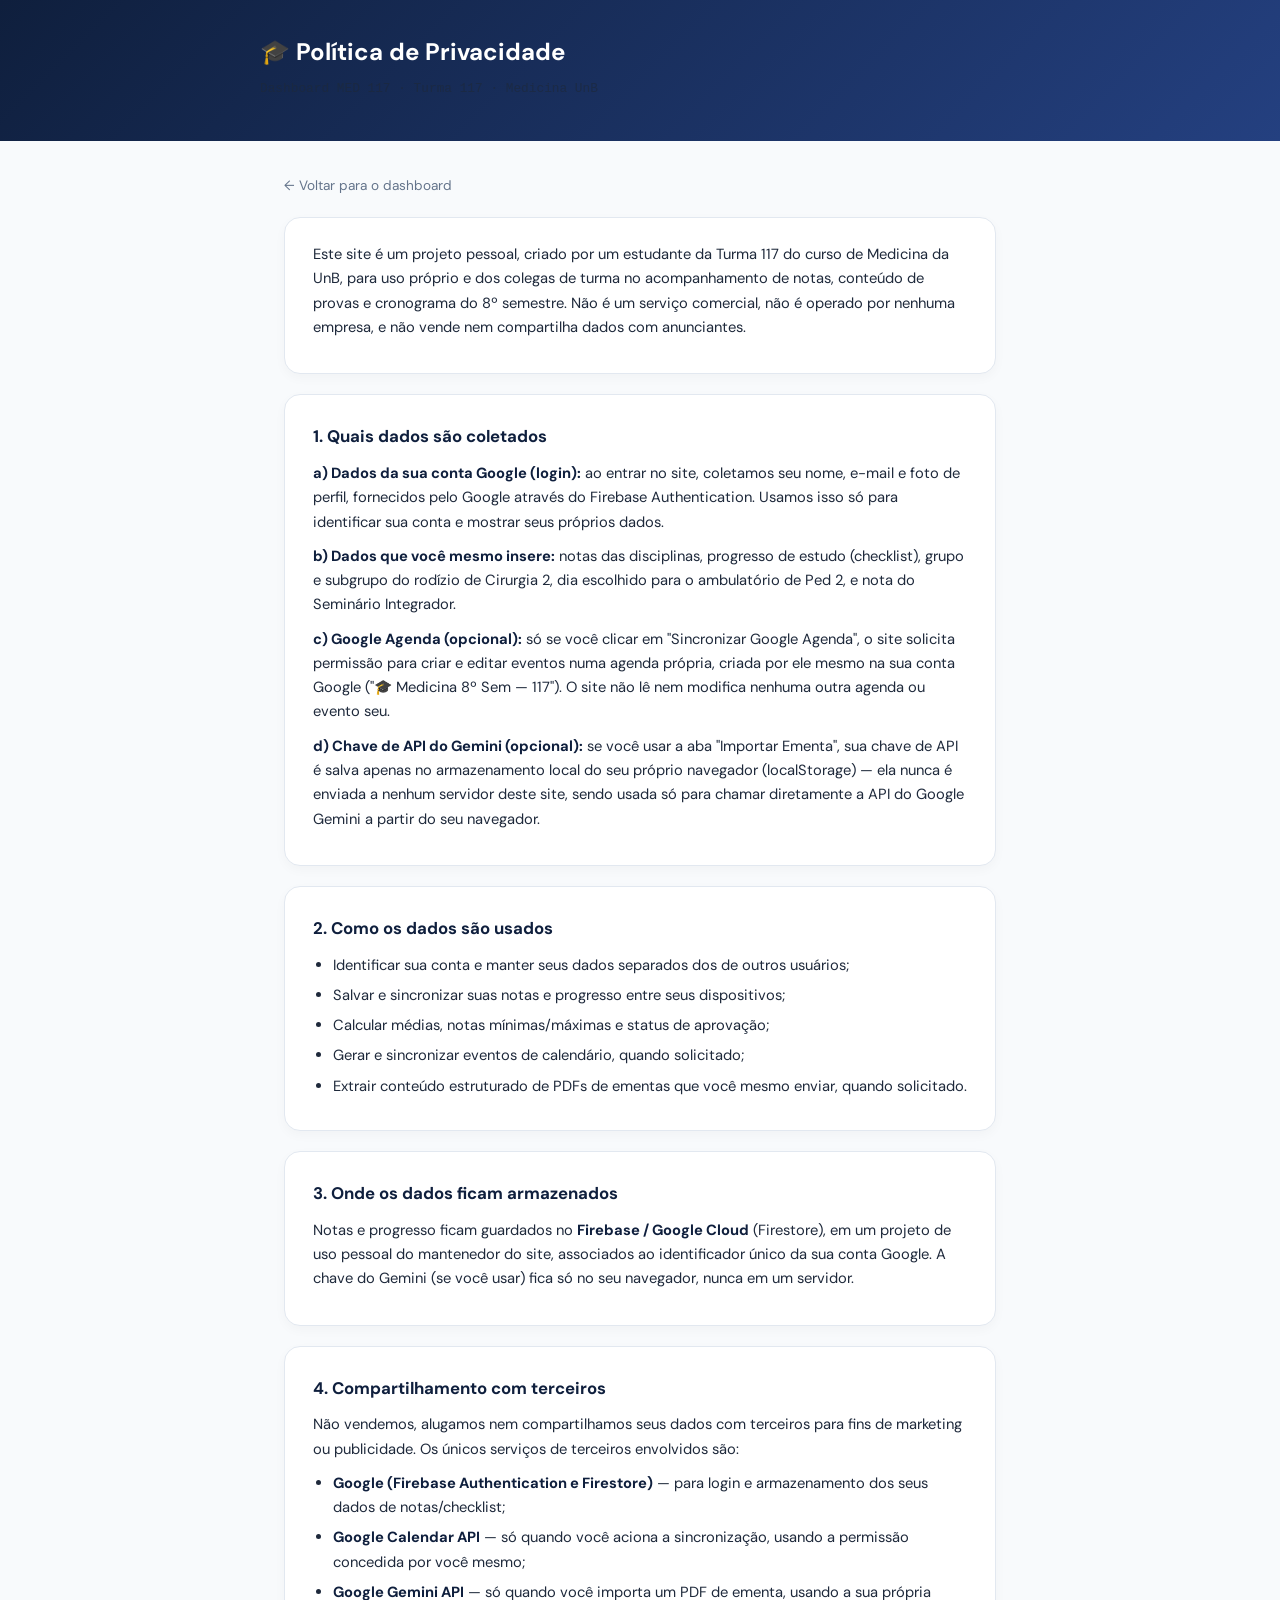
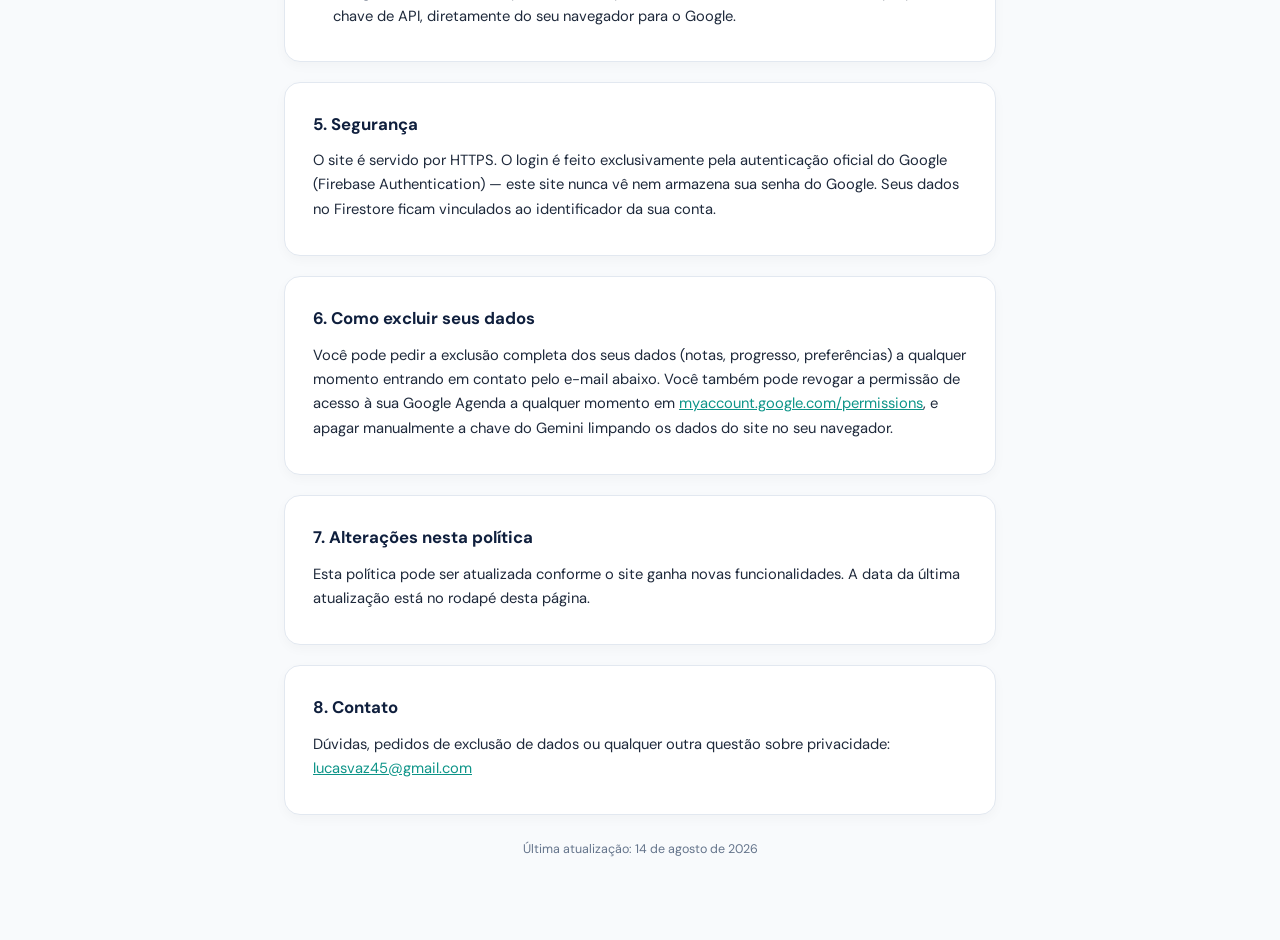
<file: privacy.html>
<!DOCTYPE html>
<html lang="pt-BR">
<head>
<meta charset="UTF-8">
<meta name="viewport" content="width=device-width, initial-scale=1.0">
<title>Política de Privacidade — Dashboard MED 117</title>
<link rel="icon" href="data:image/svg+xml,<svg xmlns=%22http://www.w3.org/2000/svg%22 viewBox=%220 0 100 100%22><text y=%22.9em%22 font-size=%2290%22>🎓</text></svg>">
<style>
@import url('https://fonts.googleapis.com/css2?family=DM+Sans:opsz,wght@9..40,400;9..40,500;9..40,600;9..40,700&display=swap');
*,*::before,*::after{box-sizing:border-box;margin:0;padding:0}
:root{--navy:#0f1f3d;--navy-light:#244080;--teal:#0d9488;--slate:#64748b;--bg:#f8fafc;--surface:#fff;--border:#e2e8f0;--text:#1e293b}
body{font-family:'DM Sans',sans-serif;background:var(--bg);color:var(--text);font-size:15px;line-height:1.65}
.hdr{background:linear-gradient(135deg,var(--navy),var(--navy-light));color:#fff;padding:32px 24px}
.hdr-inner{max-width:760px;margin:0 auto}
.hdr h1{font-size:1.5rem;font-weight:700}
.hdr p{font-size:.8rem;opacity:.65;margin-top:6px;font-family:monospace}
main{max-width:760px;margin:0 auto;padding:32px 24px 80px}
.box{background:var(--surface);border:1px solid var(--border);border-radius:16px;padding:24px 28px;margin-bottom:20px;box-shadow:0 4px 12px rgba(0,0,0,.03)}
h2{font-size:1.05rem;color:var(--navy);margin-bottom:10px;margin-top:4px}
p,li{color:var(--text);font-size:.92rem}
p{margin-bottom:10px}
ul{margin:8px 0 8px 20px}
li{margin-bottom:6px}
strong{color:var(--navy)}
a{color:var(--teal);text-decoration:underline}
.back{display:inline-block;margin-bottom:20px;font-size:.85rem;color:var(--slate);text-decoration:none}
.back:hover{color:var(--navy)}
.updated{font-size:.78rem;color:var(--slate);margin-top:24px;text-align:center}
</style>
</head>
<body>

<div class="hdr">
  <div class="hdr-inner">
    <h1>🎓 Política de Privacidade</h1>
    <p>Dashboard MED 117 · Turma 117 · Medicina UnB</p>
  </div>
</div>

<main>
  <a class="back" href="index.html">← Voltar para o dashboard</a>

  <div class="box">
    <p>Este site é um projeto pessoal, criado por um estudante da Turma 117 do curso de Medicina da UnB, para uso próprio e dos colegas de turma no acompanhamento de notas, conteúdo de provas e cronograma do 8º semestre. Não é um serviço comercial, não é operado por nenhuma empresa, e não vende nem compartilha dados com anunciantes.</p>
  </div>

  <div class="box">
    <h2>1. Quais dados são coletados</h2>
    <p><strong>a) Dados da sua conta Google (login):</strong> ao entrar no site, coletamos seu nome, e-mail e foto de perfil, fornecidos pelo Google através do Firebase Authentication. Usamos isso só para identificar sua conta e mostrar seus próprios dados.</p>
    <p><strong>b) Dados que você mesmo insere:</strong> notas das disciplinas, progresso de estudo (checklist), grupo e subgrupo do rodízio de Cirurgia 2, dia escolhido para o ambulatório de Ped 2, e nota do Seminário Integrador.</p>
    <p><strong>c) Google Agenda (opcional):</strong> só se você clicar em "Sincronizar Google Agenda", o site solicita permissão para criar e editar eventos numa agenda própria, criada por ele mesmo na sua conta Google ("🎓 Medicina 8º Sem — 117"). O site não lê nem modifica nenhuma outra agenda ou evento seu.</p>
    <p><strong>d) Chave de API do Gemini (opcional):</strong> se você usar a aba "Importar Ementa", sua chave de API é salva apenas no armazenamento local do seu próprio navegador (localStorage) — ela nunca é enviada a nenhum servidor deste site, sendo usada só para chamar diretamente a API do Google Gemini a partir do seu navegador.</p>
  </div>

  <div class="box">
    <h2>2. Como os dados são usados</h2>
    <ul>
      <li>Identificar sua conta e manter seus dados separados dos de outros usuários;</li>
      <li>Salvar e sincronizar suas notas e progresso entre seus dispositivos;</li>
      <li>Calcular médias, notas mínimas/máximas e status de aprovação;</li>
      <li>Gerar e sincronizar eventos de calendário, quando solicitado;</li>
      <li>Extrair conteúdo estruturado de PDFs de ementas que você mesmo enviar, quando solicitado.</li>
    </ul>
  </div>

  <div class="box">
    <h2>3. Onde os dados ficam armazenados</h2>
    <p>Notas e progresso ficam guardados no <strong>Firebase / Google Cloud</strong> (Firestore), em um projeto de uso pessoal do mantenedor do site, associados ao identificador único da sua conta Google. A chave do Gemini (se você usar) fica só no seu navegador, nunca em um servidor.</p>
  </div>

  <div class="box">
    <h2>4. Compartilhamento com terceiros</h2>
    <p>Não vendemos, alugamos nem compartilhamos seus dados com terceiros para fins de marketing ou publicidade. Os únicos serviços de terceiros envolvidos são:</p>
    <ul>
      <li><strong>Google (Firebase Authentication e Firestore)</strong> — para login e armazenamento dos seus dados de notas/checklist;</li>
      <li><strong>Google Calendar API</strong> — só quando você aciona a sincronização, usando a permissão concedida por você mesmo;</li>
      <li><strong>Google Gemini API</strong> — só quando você importa um PDF de ementa, usando a sua própria chave de API, diretamente do seu navegador para o Google.</li>
    </ul>
  </div>

  <div class="box">
    <h2>5. Segurança</h2>
    <p>O site é servido por HTTPS. O login é feito exclusivamente pela autenticação oficial do Google (Firebase Authentication) — este site nunca vê nem armazena sua senha do Google. Seus dados no Firestore ficam vinculados ao identificador da sua conta.</p>
  </div>

  <div class="box">
    <h2>6. Como excluir seus dados</h2>
    <p>Você pode pedir a exclusão completa dos seus dados (notas, progresso, preferências) a qualquer momento entrando em contato pelo e-mail abaixo. Você também pode revogar a permissão de acesso à sua Google Agenda a qualquer momento em <a href="https://myaccount.google.com/permissions" target="_blank" rel="noopener">myaccount.google.com/permissions</a>, e apagar manualmente a chave do Gemini limpando os dados do site no seu navegador.</p>
  </div>

  <div class="box">
    <h2>7. Alterações nesta política</h2>
    <p>Esta política pode ser atualizada conforme o site ganha novas funcionalidades. A data da última atualização está no rodapé desta página.</p>
  </div>

  <div class="box">
    <h2>8. Contato</h2>
    <p>Dúvidas, pedidos de exclusão de dados ou qualquer outra questão sobre privacidade: <a href="mailto:lucasvaz45@gmail.com">lucasvaz45@gmail.com</a></p>
  </div>

  <div class="updated">Última atualização: 14 de agosto de 2026</div>
</main>

</body>
</html>
</file>
